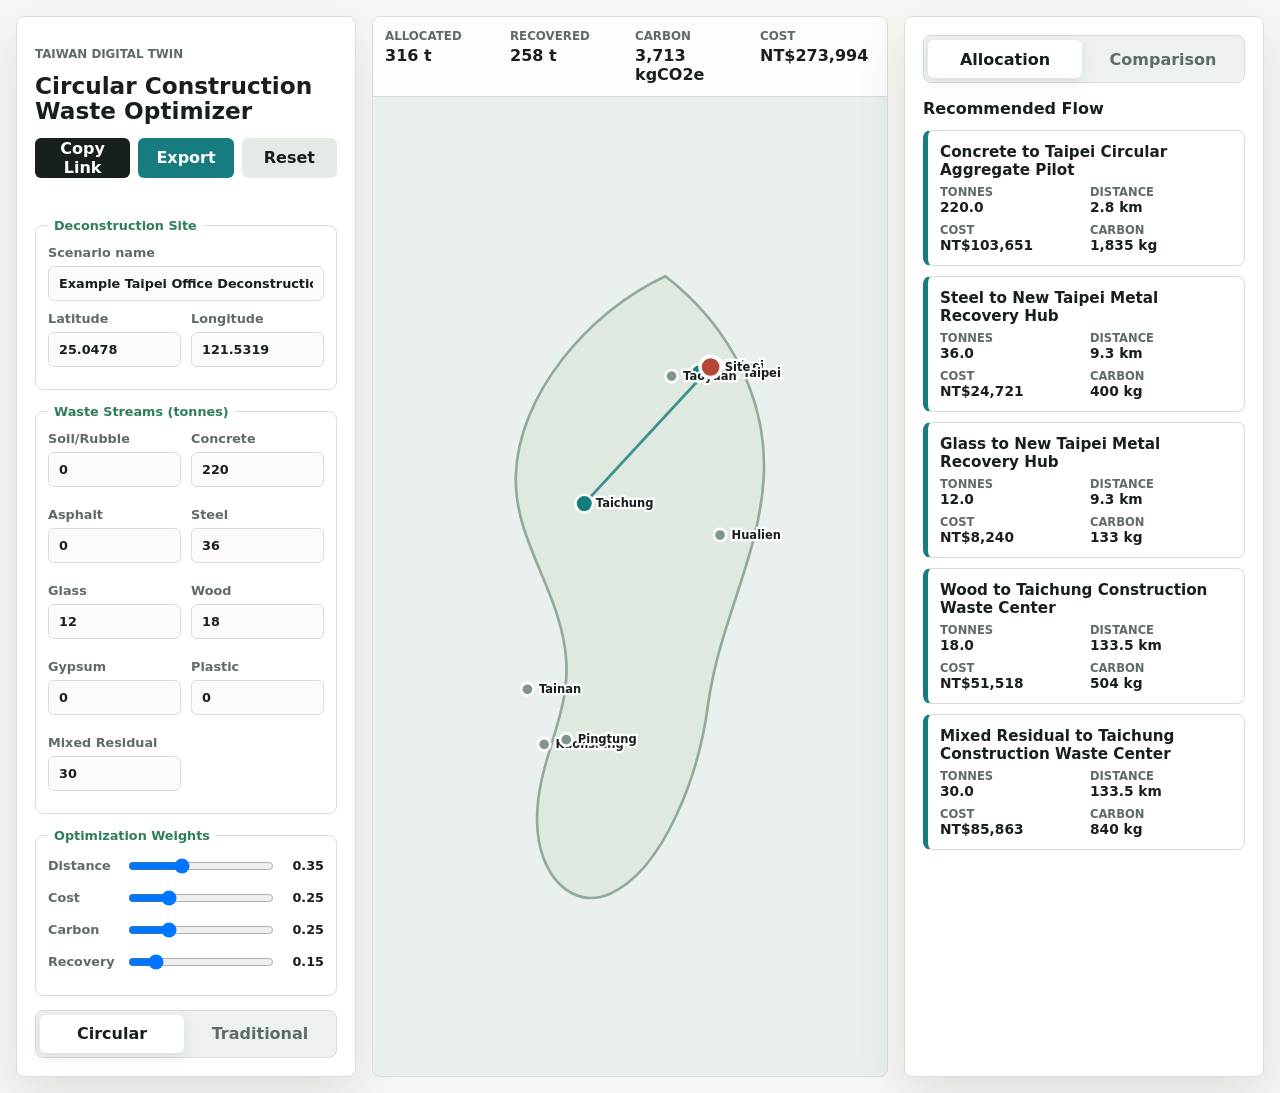
<file: index.html>
<!doctype html>
<html lang="en">
  <head>
    <meta charset="utf-8" />
    <meta name="viewport" content="width=device-width, initial-scale=1" />
    <meta http-equiv="refresh" content="0; url=app/" />
    <title>Taiwan Circular Construction Digital Twin</title>
    <link rel="canonical" href="app/" />
  </head>
  <body>
    <main>
      <p><a href="app/">Open the Taiwan Circular Construction Digital Twin prototype</a></p>
    </main>
  </body>
</html>
</file>
<file: app/styles.css>
:root {
  color-scheme: light;
  --ink: #17201c;
  --muted: #5f6c66;
  --line: #d8ded8;
  --paper: #f7f8f4;
  --panel: #ffffff;
  --green: #2f7d5b;
  --teal: #167c80;
  --amber: #b66b18;
  --red: #b44736;
  --blue: #355c96;
  --shadow: 0 18px 50px rgba(31, 47, 42, 0.12);
  font-family: Inter, ui-sans-serif, system-ui, -apple-system, BlinkMacSystemFont, "Segoe UI", sans-serif;
}

* {
  box-sizing: border-box;
}

body {
  margin: 0;
  background: var(--paper);
  color: var(--ink);
}

button,
input {
  font: inherit;
}

.shell {
  min-height: 100vh;
  padding: 16px;
}

.workspace {
  display: grid;
  grid-template-columns: 340px minmax(420px, 1fr) 360px;
  gap: 16px;
  min-height: calc(100vh - 32px);
}

.panel {
  background: var(--panel);
  border: 1px solid var(--line);
  border-radius: 8px;
  box-shadow: var(--shadow);
  overflow: auto;
}

.controls,
.results {
  padding: 18px;
}

.title-block {
  align-items: start;
  display: grid;
  gap: 14px;
  grid-template-columns: 1fr;
  margin-bottom: 18px;
}

.eyebrow,
.metric-label {
  color: var(--muted);
  display: block;
  font-size: 0.74rem;
  font-weight: 700;
  letter-spacing: 0;
  text-transform: uppercase;
}

h1,
h2 {
  letter-spacing: 0;
  margin: 0;
}

h1 {
  font-size: 1.45rem;
  line-height: 1.1;
}

.share-actions {
  display: grid;
  gap: 8px;
  grid-template-columns: 1fr 1fr 1fr;
}

.share-actions button {
  background: var(--ink);
  color: white;
  min-height: 36px;
}

.share-actions button:nth-child(2) {
  background: var(--teal);
}

.share-actions button:nth-child(3) {
  background: #e4ebe5;
  color: var(--ink);
}

.status {
  color: var(--teal);
  font-size: 0.82rem;
  font-weight: 800;
  min-height: 20px;
  margin: -8px 0 10px;
}

h2 {
  font-size: 1rem;
  margin-bottom: 12px;
}

fieldset {
  border: 1px solid var(--line);
  border-radius: 8px;
  margin: 0 0 14px;
  padding: 12px;
}

legend {
  color: var(--green);
  font-size: 0.8rem;
  font-weight: 800;
  padding: 0 6px;
}

label {
  color: var(--muted);
  display: grid;
  font-size: 0.8rem;
  font-weight: 700;
  gap: 6px;
  margin-bottom: 10px;
}

input {
  background: #fbfcfa;
  border: 1px solid var(--line);
  border-radius: 6px;
  color: var(--ink);
  min-width: 0;
  padding: 9px 10px;
}

input:focus,
button:focus-visible {
  outline: 3px solid rgba(22, 124, 128, 0.24);
  outline-offset: 2px;
}

.two-col,
.waste-grid {
  display: grid;
  grid-template-columns: 1fr 1fr;
  gap: 10px;
}

.slider-row {
  align-items: center;
  grid-template-columns: 72px 1fr 42px;
}

.slider-row input {
  padding: 0;
}

output {
  color: var(--ink);
  font-variant-numeric: tabular-nums;
  text-align: right;
}

.mode-row,
.tabs {
  background: #edf2ee;
  border: 1px solid var(--line);
  border-radius: 8px;
  display: grid;
  grid-template-columns: 1fr 1fr;
  gap: 4px;
  padding: 4px;
}

button {
  border: 0;
  border-radius: 6px;
  cursor: pointer;
  font-weight: 800;
  min-height: 38px;
}

.mode,
.tab {
  background: transparent;
  color: var(--muted);
}

.mode.active,
.tab.active {
  background: var(--panel);
  color: var(--ink);
  box-shadow: 0 4px 14px rgba(29, 48, 42, 0.1);
}

.map-stage {
  background: #eaf0eb;
  border: 1px solid var(--line);
  border-radius: 8px;
  display: grid;
  grid-template-rows: auto 1fr;
  min-height: 620px;
  overflow: hidden;
}

.toolbar {
  background: rgba(255, 255, 255, 0.9);
  border-bottom: 1px solid var(--line);
  display: grid;
  grid-template-columns: repeat(4, minmax(100px, 1fr));
  gap: 10px;
  padding: 12px;
}

.toolbar strong,
.comparison-grid strong {
  display: block;
  font-size: 1rem;
  font-variant-numeric: tabular-nums;
  margin-top: 3px;
}

.map-wrap {
  align-items: center;
  display: flex;
  justify-content: center;
  min-height: 0;
  padding: 18px;
}

svg {
  display: block;
  height: min(100%, 760px);
  max-width: 100%;
  width: 100%;
}

.island {
  fill: #dfe9df;
  stroke: #92aa9b;
  stroke-width: 3;
}

.route {
  fill: none;
  opacity: 0.55;
  stroke: var(--teal);
  stroke-linecap: round;
  stroke-width: 3;
}

.facility {
  cursor: pointer;
}

.facility circle {
  fill: var(--green);
  stroke: white;
  stroke-width: 3;
}

.facility text,
.site text {
  fill: var(--ink);
  font-size: 13px;
  font-weight: 800;
  paint-order: stroke;
  stroke: rgba(255, 255, 255, 0.92);
  stroke-width: 5px;
}

.site circle {
  fill: var(--red);
  stroke: white;
  stroke-width: 4;
}

.results {
  display: grid;
  grid-template-rows: auto 1fr;
  gap: 16px;
}

.tab-body {
  display: none;
}

.tab-body.active {
  display: block;
}

.allocation-list {
  display: grid;
  gap: 10px;
}

.allocation-card {
  border: 1px solid var(--line);
  border-left: 5px solid var(--teal);
  border-radius: 8px;
  padding: 12px;
}

.allocation-card strong {
  display: block;
  font-size: 0.95rem;
  margin-bottom: 6px;
}

.allocation-card dl {
  display: grid;
  grid-template-columns: 1fr 1fr;
  gap: 8px;
  margin: 0;
}

.allocation-card dt {
  color: var(--muted);
  font-size: 0.72rem;
  font-weight: 800;
  text-transform: uppercase;
}

.allocation-card dd {
  font-size: 0.86rem;
  font-weight: 800;
  margin: 0;
}

.comparison-grid {
  display: grid;
  gap: 10px;
  grid-template-columns: 1fr 1fr;
}

.comparison-grid > div {
  border: 1px solid var(--line);
  border-radius: 8px;
  padding: 12px;
}

.bar-chart {
  display: grid;
  gap: 12px;
  margin-top: 18px;
}

.bar-row {
  display: grid;
  gap: 6px;
}

.bar-row span {
  color: var(--muted);
  font-size: 0.8rem;
  font-weight: 800;
}

.bar-row div {
  background: #e6ebe6;
  border-radius: 999px;
  height: 18px;
  overflow: hidden;
}

.bar-row i {
  background: var(--amber);
  display: block;
  height: 100%;
  width: 0%;
}

#bar-circular {
  background: var(--green);
}

@media (max-width: 1180px) {
  .workspace {
    grid-template-columns: 320px 1fr;
  }

  .results {
    grid-column: 1 / -1;
  }
}

@media (max-width: 820px) {
  .shell {
    padding: 10px;
  }

  .workspace {
    grid-template-columns: 1fr;
  }

  .toolbar,
  .comparison-grid {
    grid-template-columns: 1fr 1fr;
  }

  .map-stage {
    min-height: 520px;
  }
}

@media (max-width: 520px) {
  .two-col,
  .waste-grid,
  .toolbar,
  .comparison-grid,
  .share-actions {
    grid-template-columns: 1fr;
  }

  .slider-row {
    grid-template-columns: 1fr;
  }
}
</file>
